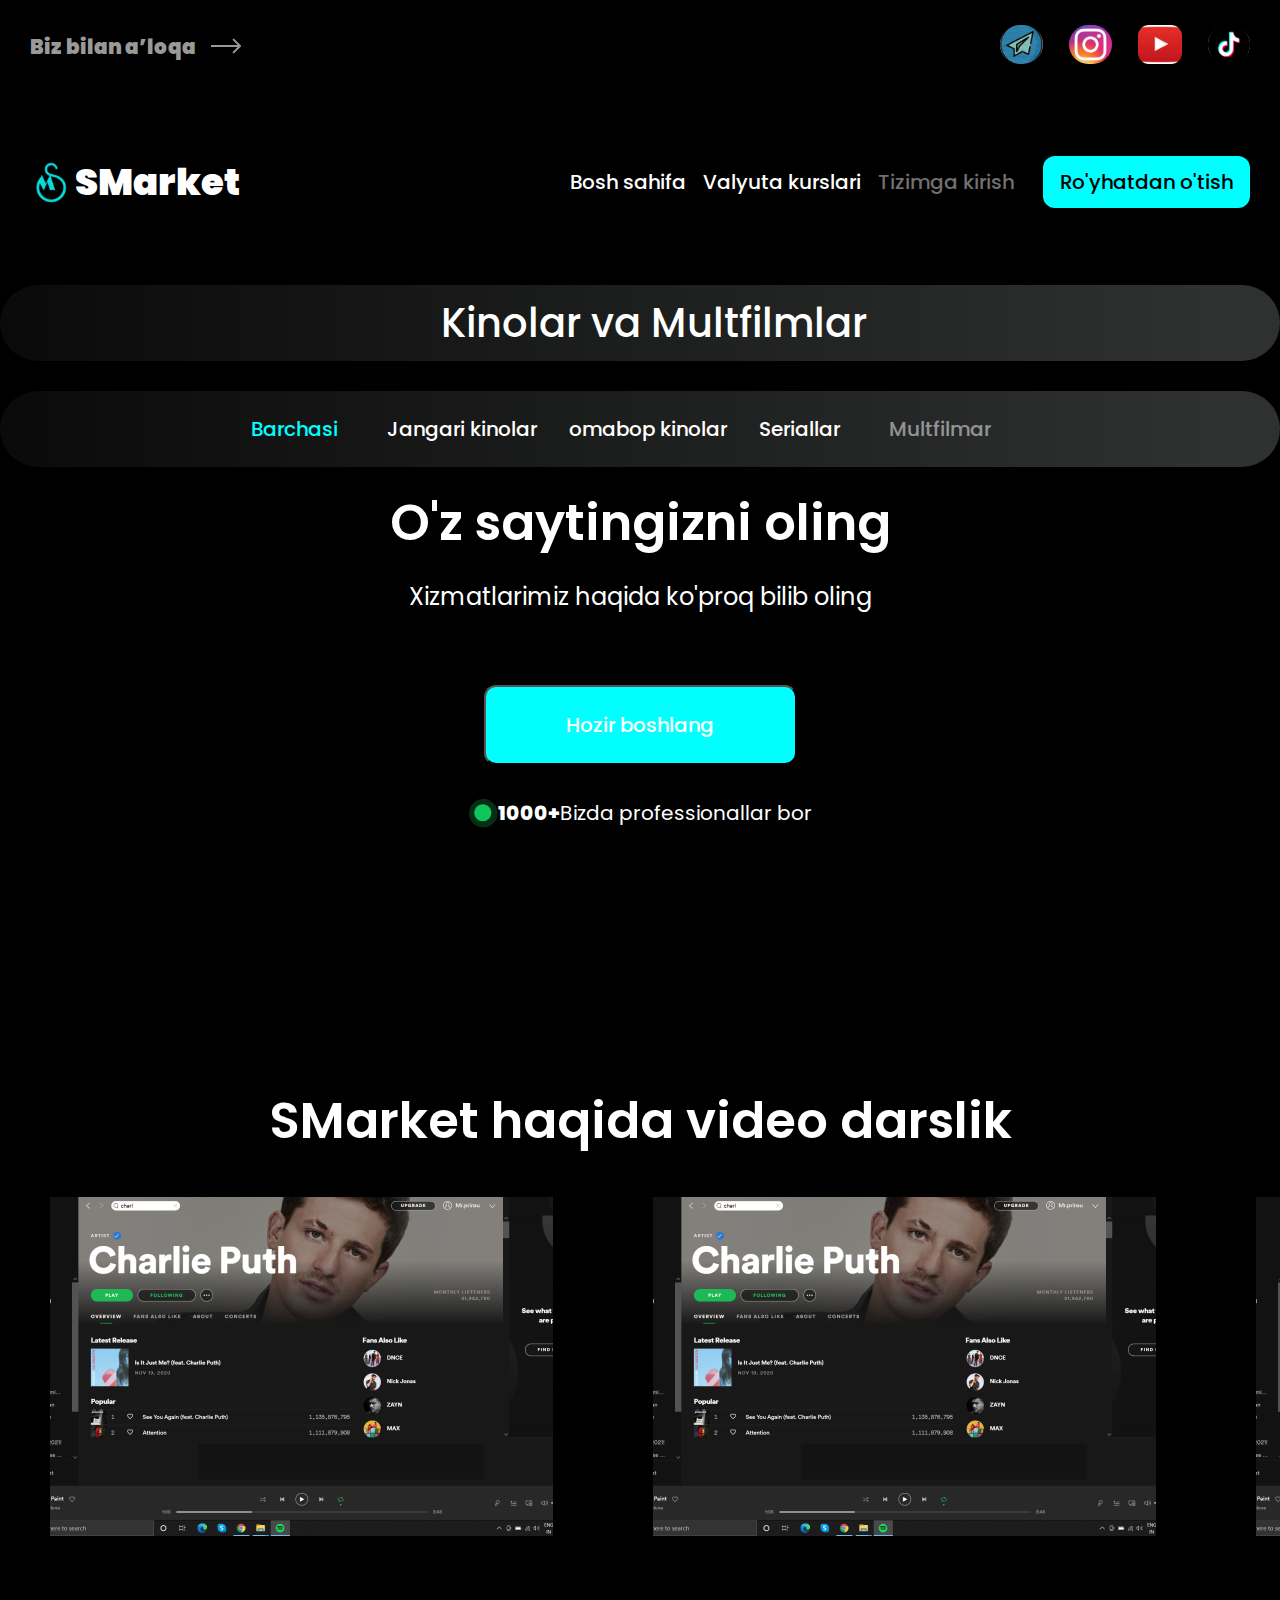
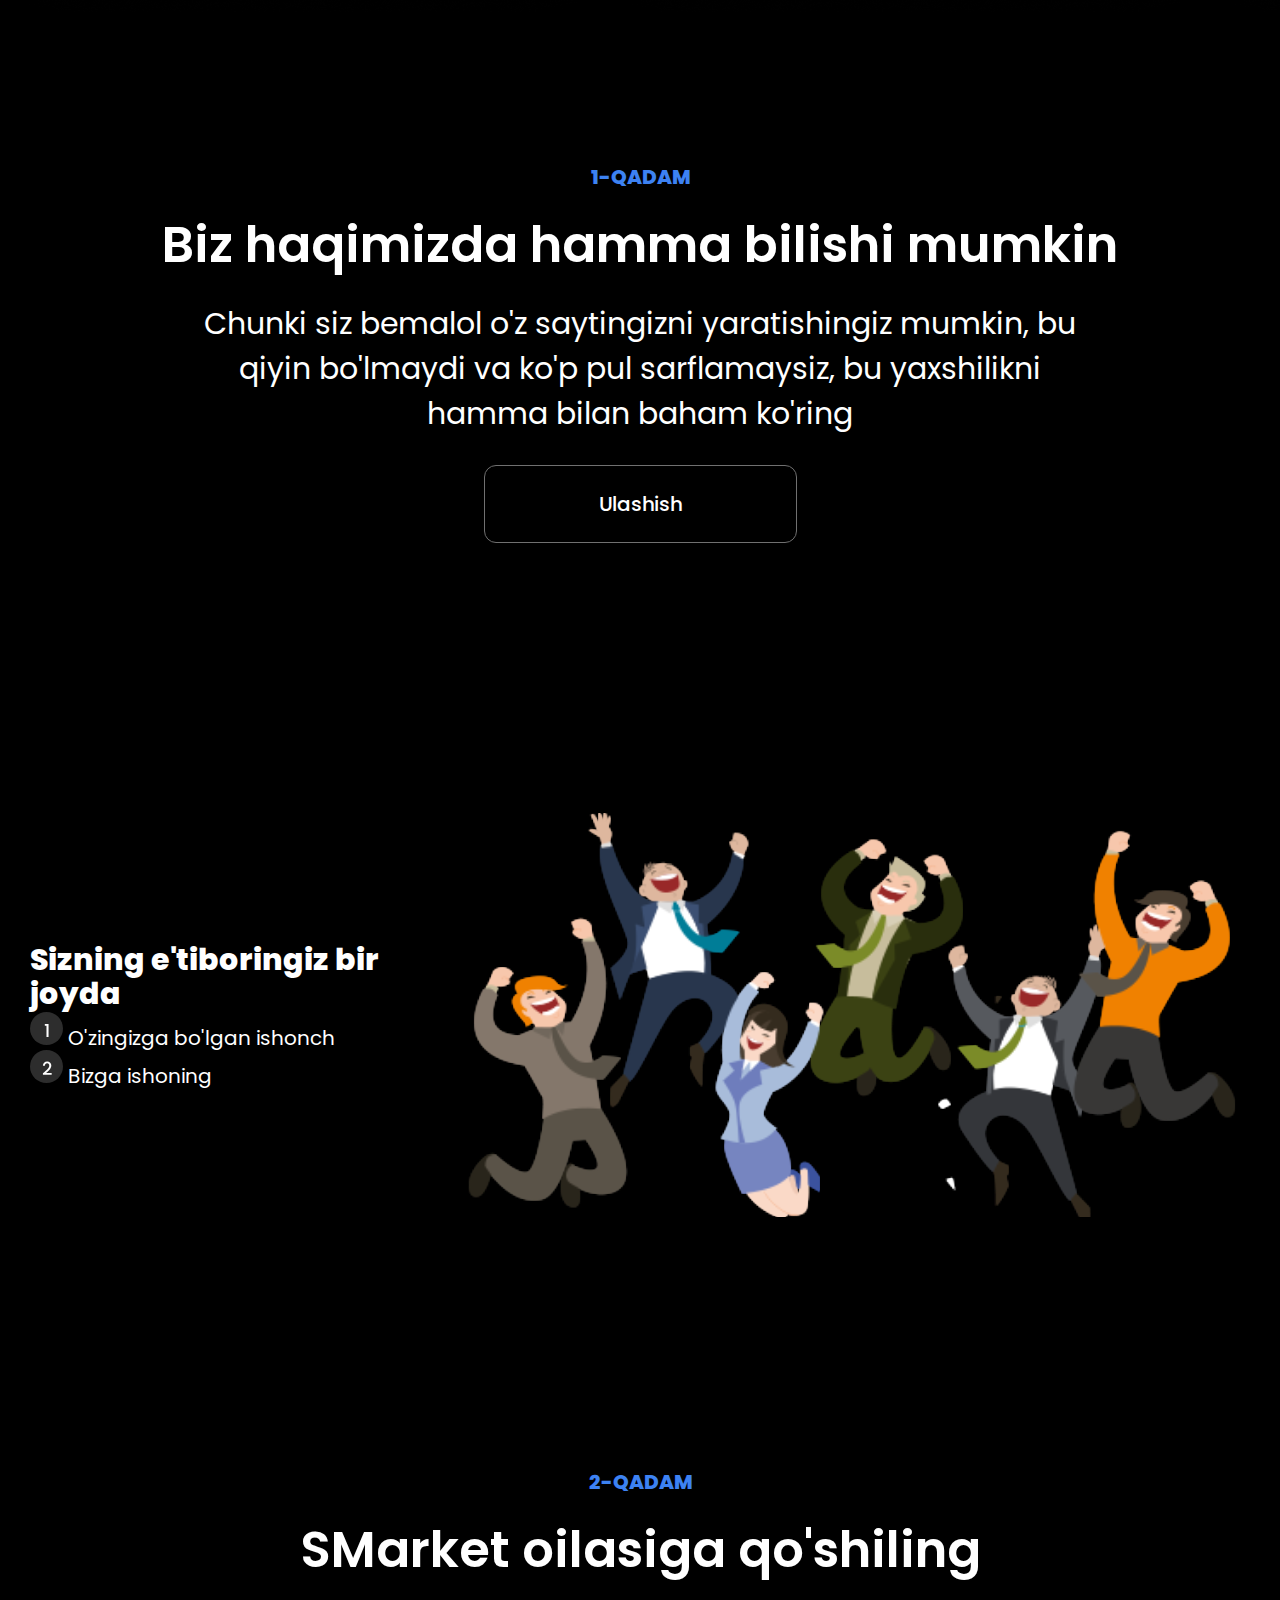
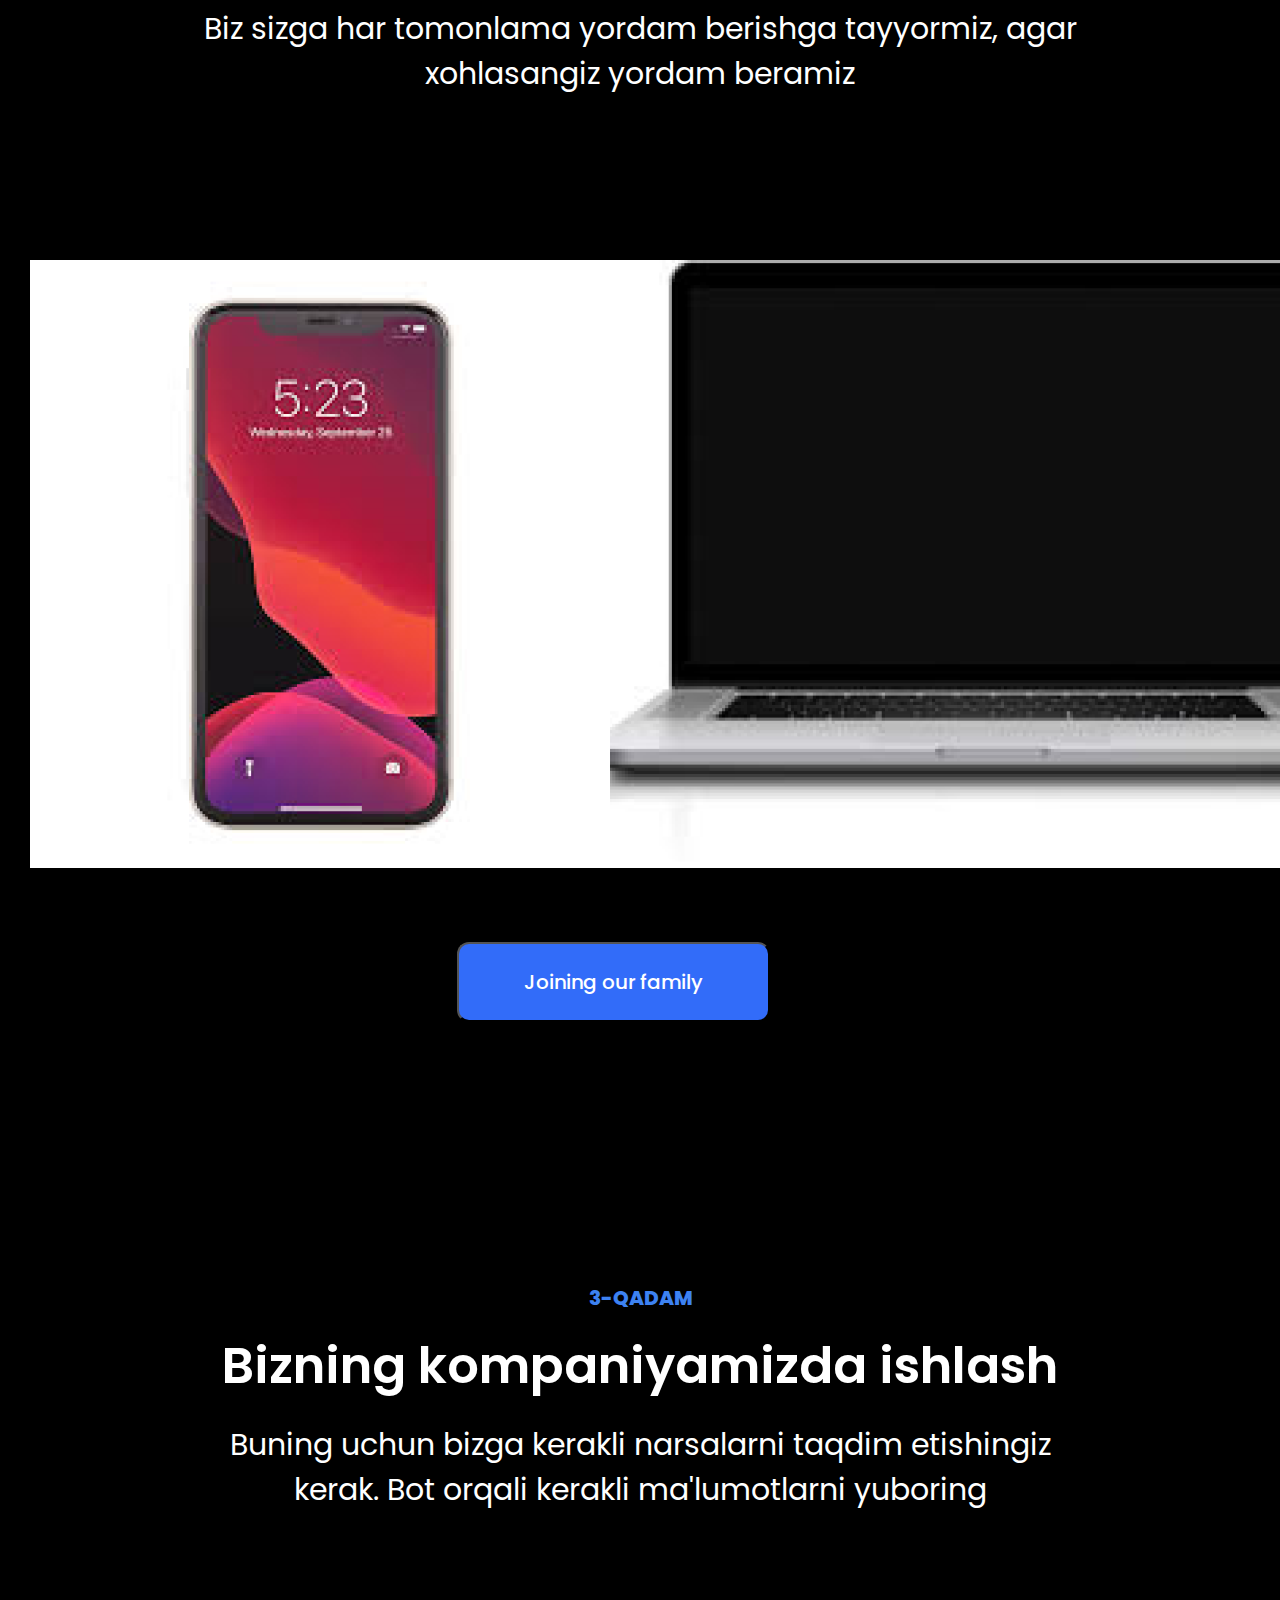
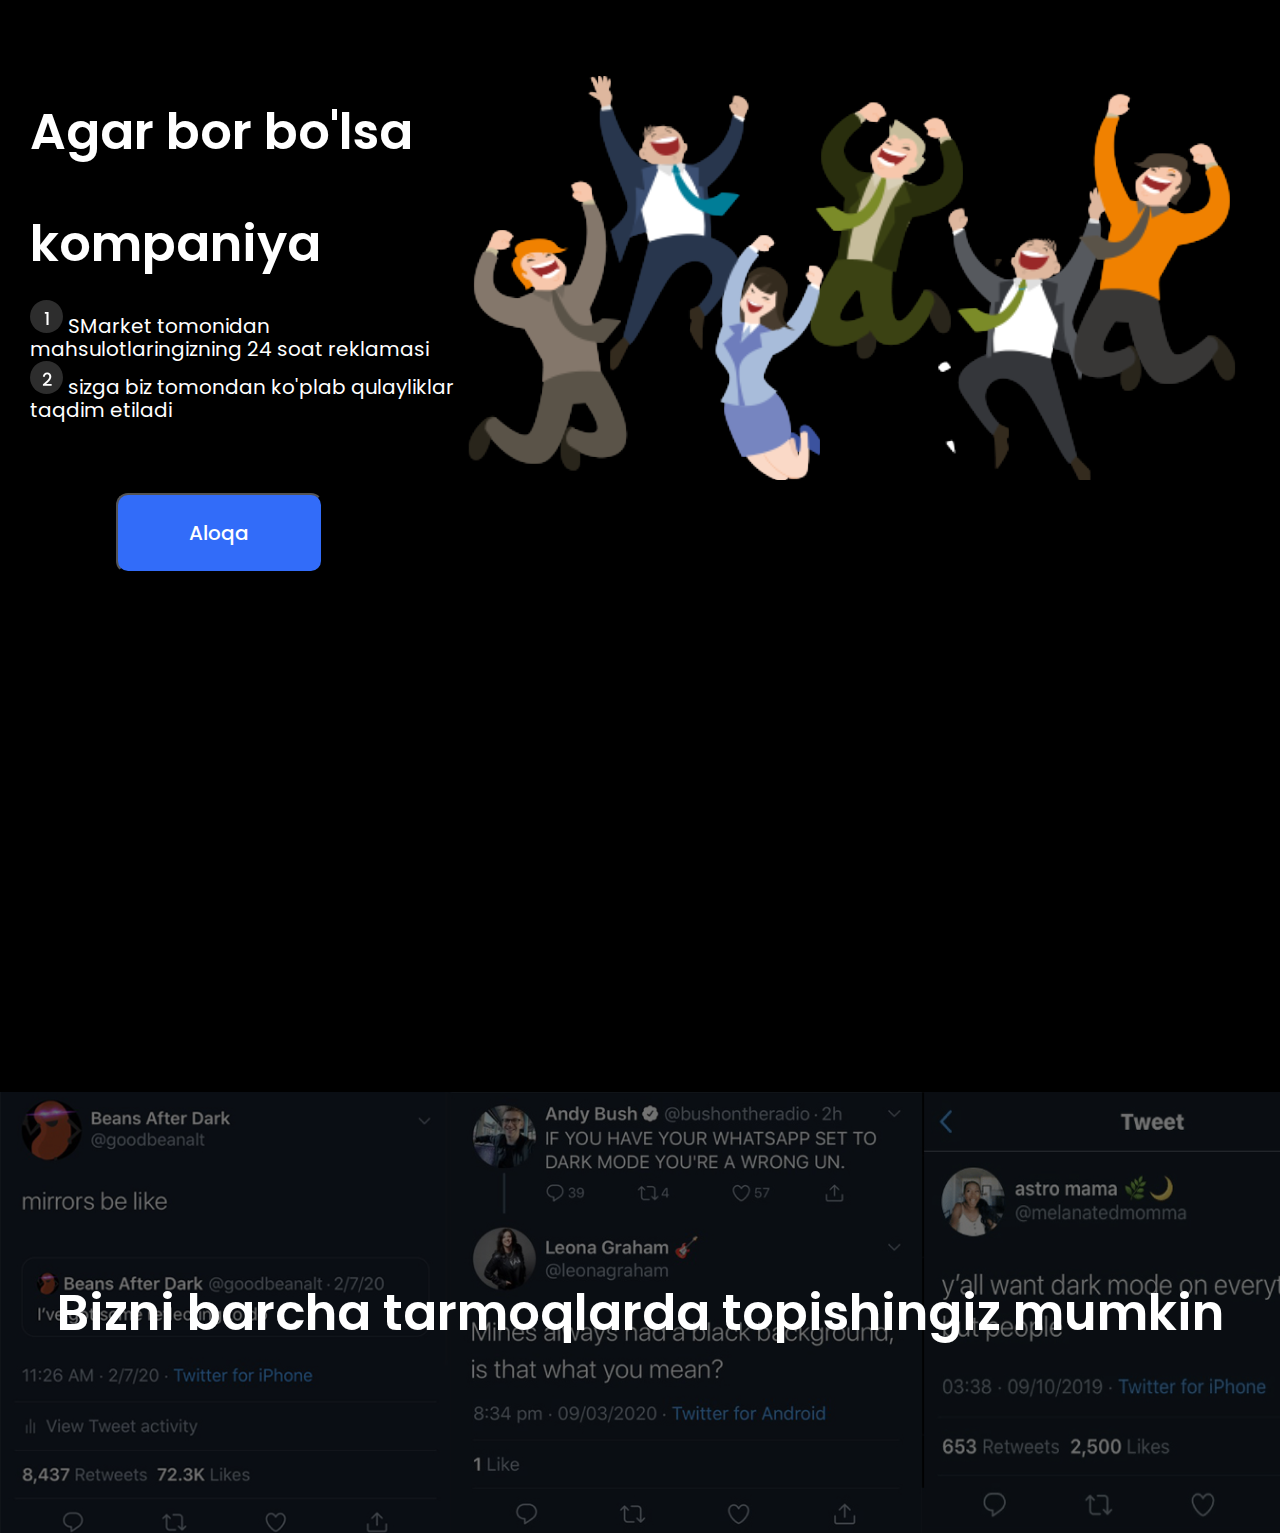
<file: index.html>
<!DOCTYPE html>
<html lang="uz">
  <head>
    <meta charset="UTF-8" />
    <meta http-equiv="X-UA-Compatible" content="IE=edge" />
    <meta name="viewport" content="width=device-width, initial-scale=1.0" />
    <title>SMarket.uz / Asosiy</title>
    <!-- Normolize css -->
    <link rel="stylesheet" href="css/normolize.css" />
    <!-- Shared css -->
    <link rel="stylesheet" href="css/shared.css" />
    
    <!-- Main css -->
    <link rel="stylesheet" href="css/main.css" />

    <!-- Media css -->
    <link rel="stylesheet" href="css/media.css" />
  </head>
  <body>
    <!-- ===== START SITE HEADER ===== -->
    <div class="container">
      <div class="top">
        <a href="#">
          <span>Biz bilan a’loqa</span>
          <img src="images/Arrow-to-right.svg">
        </a>
        <div class="top-socials">
          <a href="https://www.t.me/kurbonov_0819">
            <img src="images/telegram.svg" alt="Telegram icon">
          </a>
          <a href="#">
            <img src="images/instagram.svg" alt="Instagram icon">
          </a>
          <a href="#">
            <img src="images/youtube.svg" alt="Youtube icon">
          </a>
          <a href="#">
            <img src="images/tik-tok.svg" alt="Tik Tok icon">
          </a>
        </div>
      </div>
      <header id="site-header" class="site-header">
        <div class="site-logo">
          <a href="index.html">
            <img src="images/logo-img.svg" alt="Logotip"/>
          <span>SMarket</span>
          </a>
        </div>
        <nav class="nav">
            <ul class="list">
                <li class="item">
                    <a href="index.html" class="link">Bosh sahifa</a>
                </li>
                <li class="item">
                    <a href="treaty/index.html" class="link">Biz haqimizda</a>
                </li>
                <li class="item">
                    <a href="#" class="link">Hizmatlar</a>
                </li>
                <li class="item">
                    <a href="#" class="link">Do’kon</a>
                </li>

                <li class="item">
                    <a href="#" class="link">Namoz vaqtlari</a>
                </li>
                <li class="item">
                    <a href="#" class="link">Ob-havo</a>
                </li>
                <li class="item">
                    <a href="#" class="link">Valyuta kurslari</a>
                </li>
            </ul>
          <div class="lang-section">
            <img src="images/uz.svg" alt="O'zbekiston bayrog'i" />
            <img src="images/arrow.svg" alt="Arrow" />
          </div>
          <div class="login">
            <a href="stystem/index.html">Tizimga kirish</a>
            <a href="login/index.html">Ro'yhatdan o'tish</a>
          </div>
        </nav>
      </header>
    </div>
     <!-- FILMS NAVBAR SECTION -->
     <div class="films-nav">
      <h2 class="film-title">Kinolar va Multfilmlar</h2>
      <div class="bars">
        <div class="bar"></div>
        <div class="bar"></div>
        <div class="bar"></div>
      </div>
      <ul class="film-list">
        <li class="film-item">
          <a href="#" class="film-link actvie">Barchasi</a>
        </li>
        <li class="film-item">
          <a href="#" class="film-link">Jangari kinolar</a>
        </li>
        <li class="film-item">
          <a href="#" class="film-link">omabop kinolar</a>
        </li>
        <li class="film-item">
          <a href="#" class="film-link">Seriallar</a>
        </li>
        <li class="film-item">
          <a href="#" class="film-link">Multfilmar</a>
        </li>
      </ul>
    </div>
    <!-- ===== END SITE HEADER ===== -->
    <h1 class="title">O'z saytingizni oling</h1>
    <h2 class="subtitle">Xizmatlarimiz haqida ko'proq bilib oling</h2>
    <button class="button">Hozir boshlang</button>
    <div class="info">
      <img src="images/circle.svg">
      <b>1000+</b>
      <p>Bizda professionallar bor</p>
    </div>
    <h1 class="title">SMarket haqida video darslik</h1>
    <div class="videos-section">
      <div class="video-container">
        <img src="images/Image-4.png" alt="Image 1"
        srcset="images/Image-4.png, images/Image-4@2x.png">
      </div>
      <div class="video-container">
        <img src="images/Image-4.png" alt="Image 1"
        srcset="images/Image-4.png, images/Image-4@2x.png">
      </div>
      <div class="video-container">
        <img src="images/Image-4.png" alt="Image 1"
        srcset="images/Image-4.png, images/Image-4@2x.png">
      </div>
    </div>

   <div class="container">
     <!-- STEP 1 -->
     <h4 class="step-title">1-QADAM</h4>
     <h1 class="title">Biz haqimizda hamma bilishi mumkin</h1>
     <p class="our-text">Chunki siz bemalol o'z saytingizni yaratishingiz mumkin, bu qiyin bo'lmaydi va ko'p pul sarflamaysiz, bu yaxshilikni hamma bilan baham ko'ring</p>
     <button class="button our-btn">Ulashish</button>
 
     <!-- MIDDLE SECTION -->
     <div class="middle-container">
       <div class="middle-info">
         <h2 class="middle-cap">Sizning e'tiboringiz bir joyda</h2>
         <ul>
           <li>
             <img src="images/one-icon.svg" alt="">
             O'zingizga bo'lgan ishonch
           </li>
           <li>
             <img src="images/twoo-icon.svg" alt="">
             Bizga ishoning
           </li>
         </ul>
       </div>
       <img src="images/peoples.svg" alt="Peoples image">
     </div>
 
     <!-- STEP 2 -->
     <h4 class="step-title">2-QADAM</h4>
     <h1 class="title">SMarket oilasiga qo'shiling </h1>
     <p class="our-text step-2">Biz sizga har tomonlama yordam berishga tayyormiz, agar xohlasangiz yordam beramiz</p>
 
     <div class="device-container">
       <img src="images/phone-image.png"
       srcset="images/phone-image.png, images/phone-image@2x.png"
       alt="Phone">
       <img src="images/desktop-image.png"
       srcset="images/desktop-image.png, images/desktop-image@2x.png"
       alt="Desktop">
     </div>
     <button class="button device-btn">Joining our family</button>

     <!-- STEP 3 -->
     <h4 class="step-title">3-QADAM</h4>
     <h1 class="title">Bizning kompaniyamizda ishlash</h1>
     <p class="our-text step-2">Buning uchun bizga kerakli narsalarni taqdim etishingiz kerak.
      Bot orqali kerakli ma'lumotlarni yuboring                     </p>

      <!-- MIDDLE SECTION -->
     <div class="middle-container middle-2">
      <div class="middle-info">
        <h2 class="middle-cap title">Agar bor bo'lsa kompaniya</h2>
        <ul class="middle-list">
          <li>
            <img src="images/one-icon.svg" alt="">
            SMarket tomonidan mahsulotlaringizning 24 soat reklamasi
          </li>
          <li class="middle-item">
            <img src="images/twoo-icon.svg" alt="">
            sizga biz tomondan ko'plab qulayliklar taqdim etiladi
          </li>
            <button class="button device-btn">Aloqa</button>
        </ul>
      </div>
      <img src="images/peoples.svg" alt="Peoples image">
    </div>
  </div>
  <div class="social-bg">
    <h1 class="title">Bizni barcha tarmoqlarda topishingiz mumkin</h1>
  </div>
  </body>
</html>
</file>
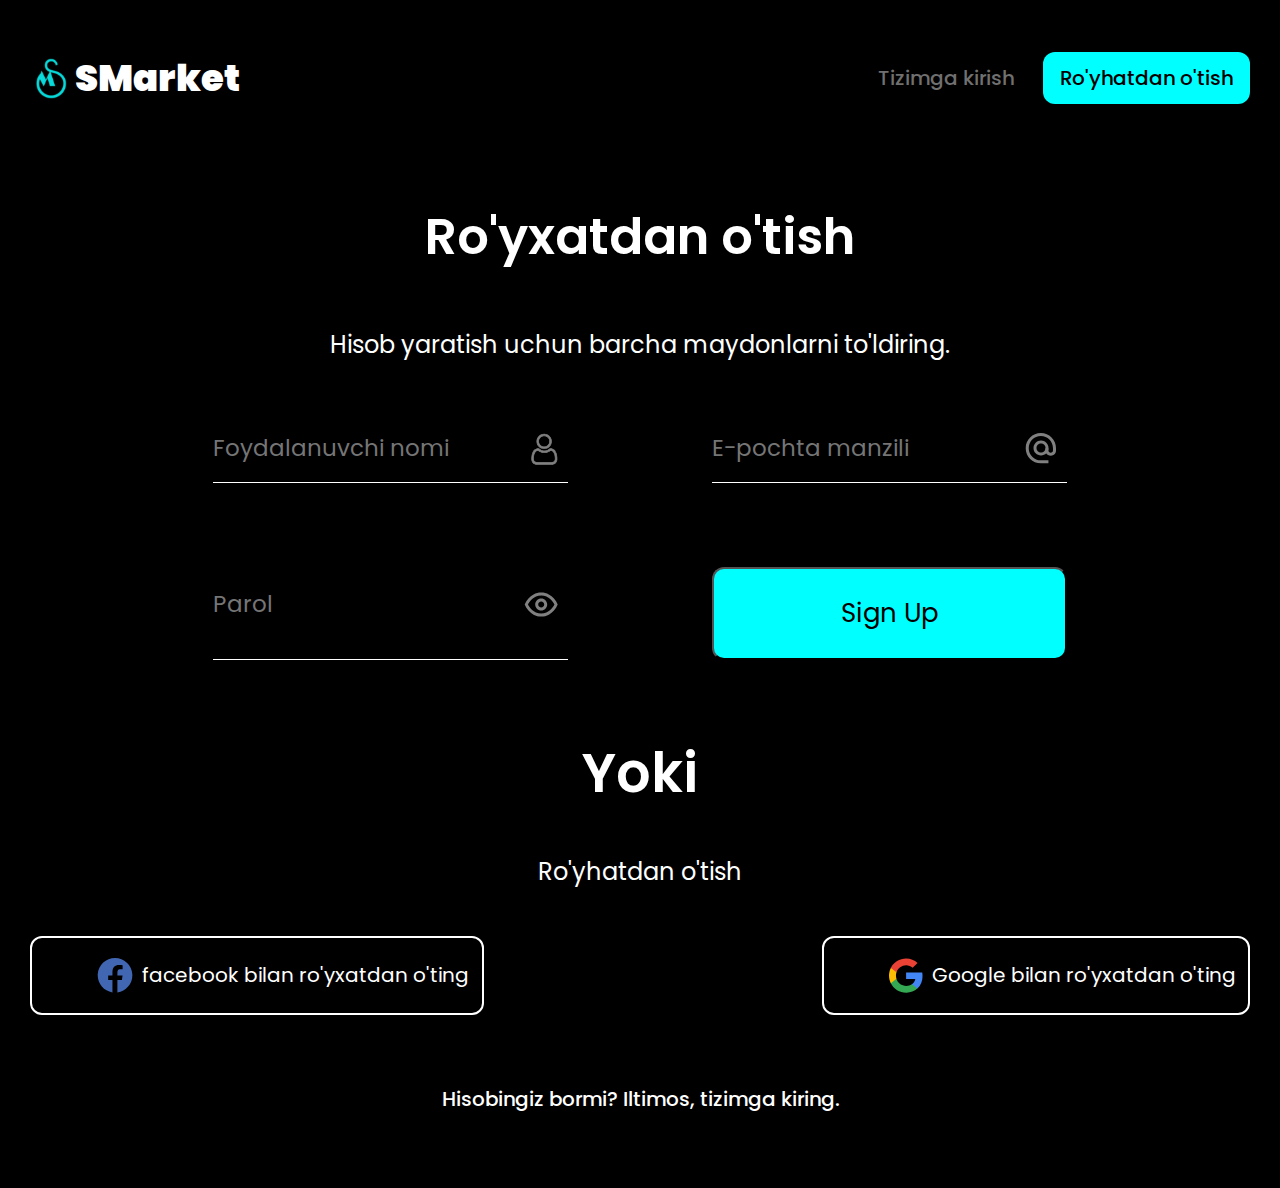
<file: login/index.html>
<!DOCTYPE html>
<html lang="uz">
<head>
    <meta charset="UTF-8">
    <meta http-equiv="X-UA-Compatible" content="IE=edge">
    <meta name="viewport" content="width=device-width, initial-scale=1.0">
    <title>SMarket.uz / LogIn</title>
    <!-- Normolize css -->
    <link rel="stylesheet" href="../css/normolize.css">
    <!-- Shared css -->
    <link rel="stylesheet" href="../css/shared.css">
    
    <!-- Main css -->
    <link rel="stylesheet" href="style.css">
    
    <!-- Media css -->
    <link rel="stylesheet" href="../css/media.css">
</head>
<body>
    <!-- ===== START SITE HEADER ===== -->
    <div class="container">
        <header id="site-header" class="site-header">
            <div class="site-logo">
                <a href="../index.html">
                    <img src="../images/logo-img.svg" alt="">
                <span>SMarket</span>
                </a>
            </div>
            <nav class="nav">
                <div class="lang-section">
                    <img src="../images/uz.svg" alt="O'zbekiston bayrog'i">
                    <img src="../images/arrow.svg" alt="Arrow">
                </div>
                <div class="login">
                    <a href="../stystem/index.html">Tizimga kirish</a>
                    <a href="index.html">Ro'yhatdan o'tish</a>
                </div>
            </nav>
        </header>
        <h1 class="title">Ro'yxatdan o'tish</h1>
        <h3 class="subtitle">Hisob yaratish uchun barcha maydonlarni to'ldiring.</h3>
        <!-- ===== END SITE HEADER ===== -->

        <!-- ===== START FORM SECTION ===== -->
        <form action="https://www.htmlacademy.com" id="form" class="form-container">
            <label for="name">
                <input id="name" class="name-input" type="text" placeholder="Foydalanuvchi nomi" required>
                <img src="../images/user.svg" alt="email-icon">
            </label>
            <label for="email">
                <input id="email" class="email-input" type="email" placeholder="E-pochta manzili" required>
                <img src="../images/email.svg" alt="email-icon">
            </label>
            <label for="password">
                <input id="password" class="password-input" type="password" placeholder="Parol" required>
                <img src="../images/eye.svg" alt="email-icon">
            </label>
            <button class="form-btn" type="submit">Sign Up</button>
        </form>
        <!-- ===== END FORM SECTION ===== -->

    <div class="other-text">
        <h1>Yoki</h1>
        <a href="index.html">Ro'yhatdan o'tish</a>
    </div>
            
    <!-- ===== START SOCIALS SECTION ===== -->
    <div class="socials">
        <a href="#">
            <img src="../images/facebook-icon.svg" alt="facebook-ikonkasi">
            <span>facebook bilan ro'yxatdan o'ting</span>
        </a>
        <a href="#">
            <img src="../images/google-icon.svg" alt="google-ikonkasi">
            <span>Google bilan ro'yxatdan o'ting</span>
        </a>
    </div>
    <!-- ===== END SOCIALS SECTION ===== -->
    <a class="link" href="../stystem/index.html">
        Hisobingiz bormi? Iltimos, tizimga kiring.              
    </a>
</div>
</body>
</html>
</file>
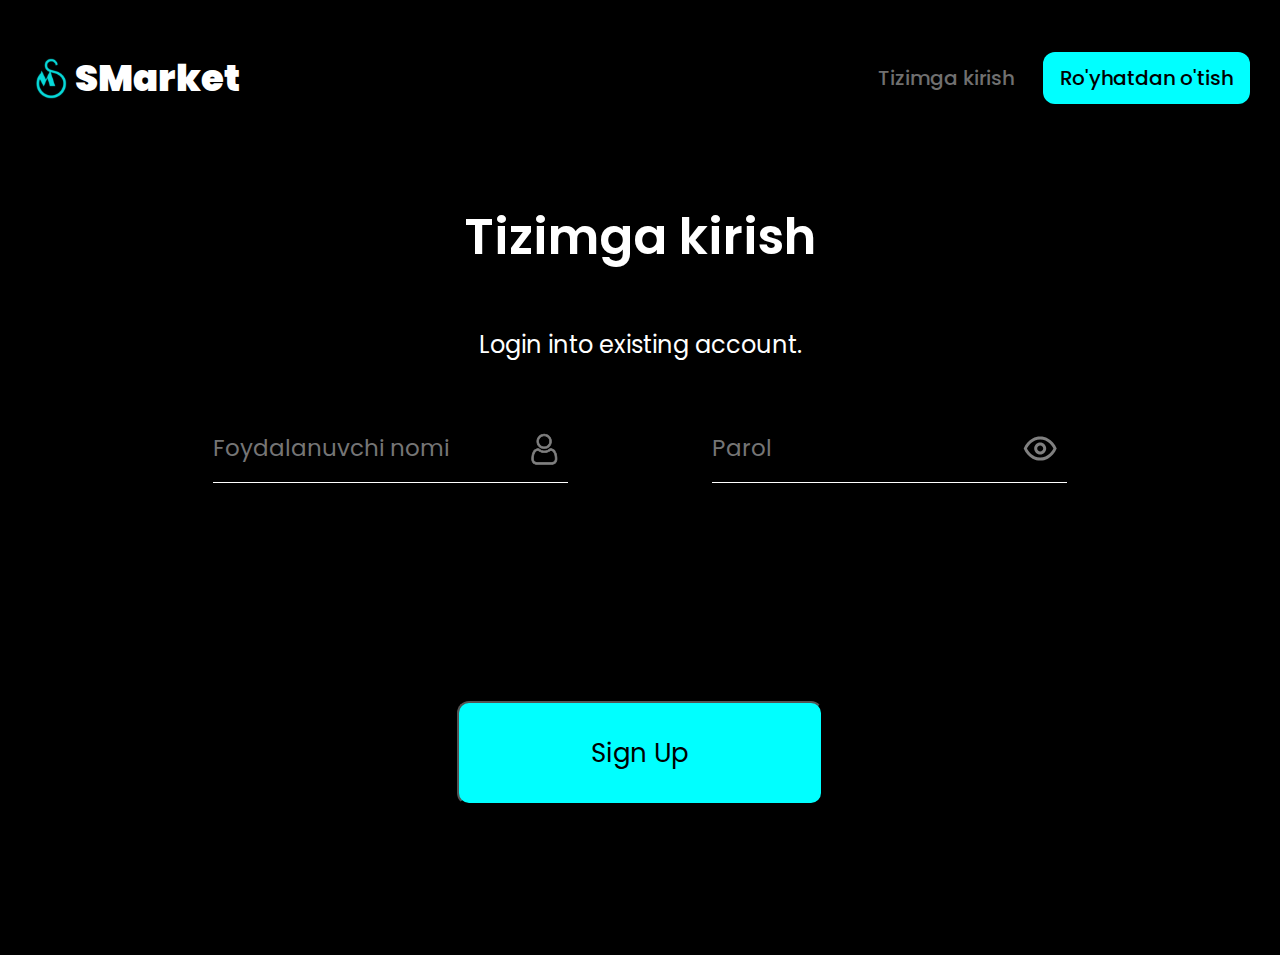
<file: stystem/index.html>
<!DOCTYPE html>
<html lang="en">
  <head>
    <meta charset="UTF-8" />
    <meta http-equiv="X-UA-Compatible" content="IE=edge" />
    <meta name="viewport" content="width=device-width, initial-scale=1.0" />
    <title>SMarket.uz / Tizim</title>
    <!-- Normolize css -->
    <link rel="stylesheet" href="../css/normolize.css" />
    <!-- Shared css -->
    <link rel="stylesheet" href="../css/shared.css" />
    
    <!-- Media css -->
    <link rel="stylesheet" href="../css/media.css" />

    <!-- Main css -->
    <link rel="stylesheet" href="style.css" />
  </head>
  <body>
    <!-- ===== START SITE HEADER ===== -->
    <div class="container">
      <header id="site-header" class="site-header">
        <div class="site-logo">
          <a href="../index.html">
            <img src="../images/logo-img.svg" alt="" />
          <span>SMarket</span>
          </a>
        </div>
        <nav class="nav">
          <div class="lang-section">
            <img src="../images/uz.svg" alt="O'zbekiston bayrog'i" />
            <img src="../images/arrow.svg" alt="Arrow" />
          </div>
          <div class="login">
            <a href="index.html">Tizimga kirish</a>
            <a href="../login/index.html">Ro'yhatdan o'tish</a>
          </div>
        </nav>
      </header>

      <h1 class="title">Tizimga kirish</h1>
      <h3 class="subtitle">Login into existing account.</h3>

      <form action="https://www.htmlacademy.com" id="form" class="form-container">
        <label for="name">
            <input id="name" class="name-input" type="text" placeholder="Foydalanuvchi nomi" required>
            <img src="../images/user.svg" alt="">
        </label>

            <label for="password">
            <input id="password" class="password-input" type="password" placeholder="Parol" required>
            <img src="../images/eye.svg" alt="">
        </label>
      </form>
     <div class="btn-container">
      <button class="form-btn" type="submit">Sign Up</button>
     </div>
    </div>
  </body>
</html>
</file>
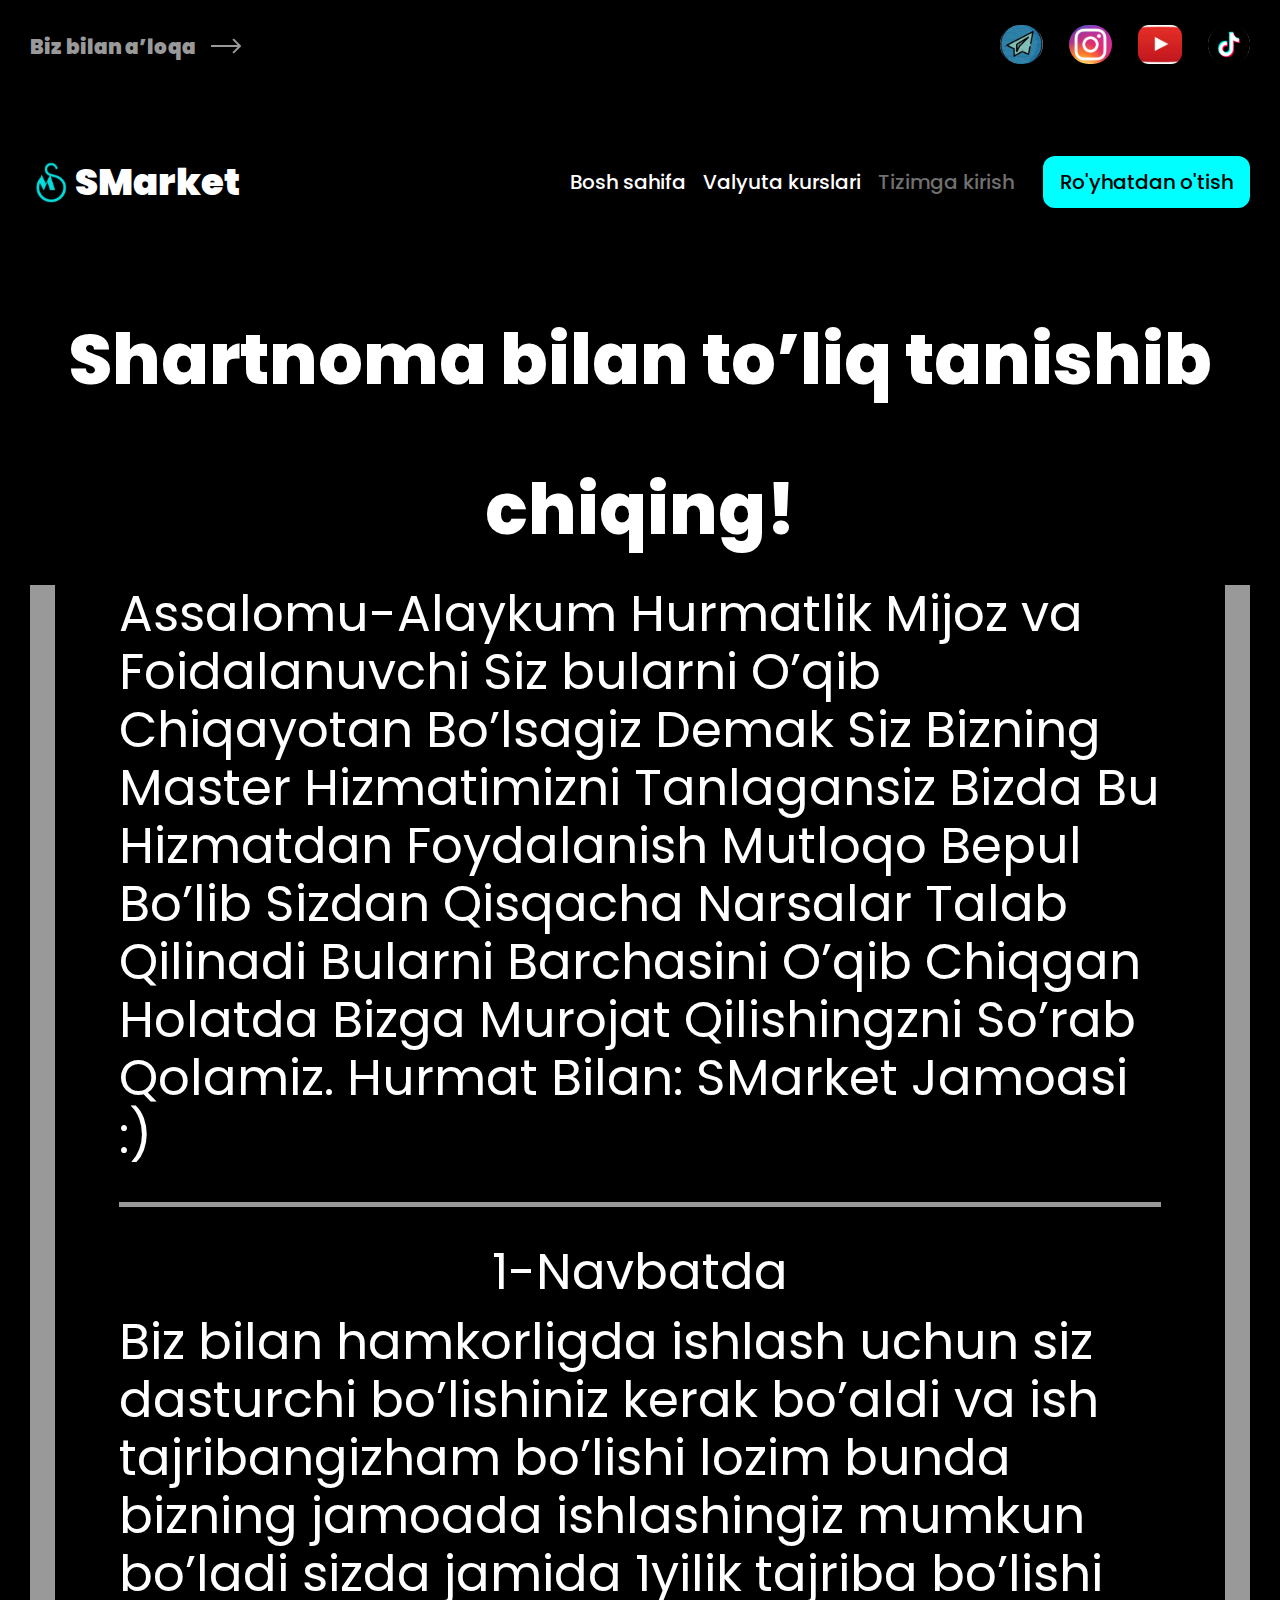
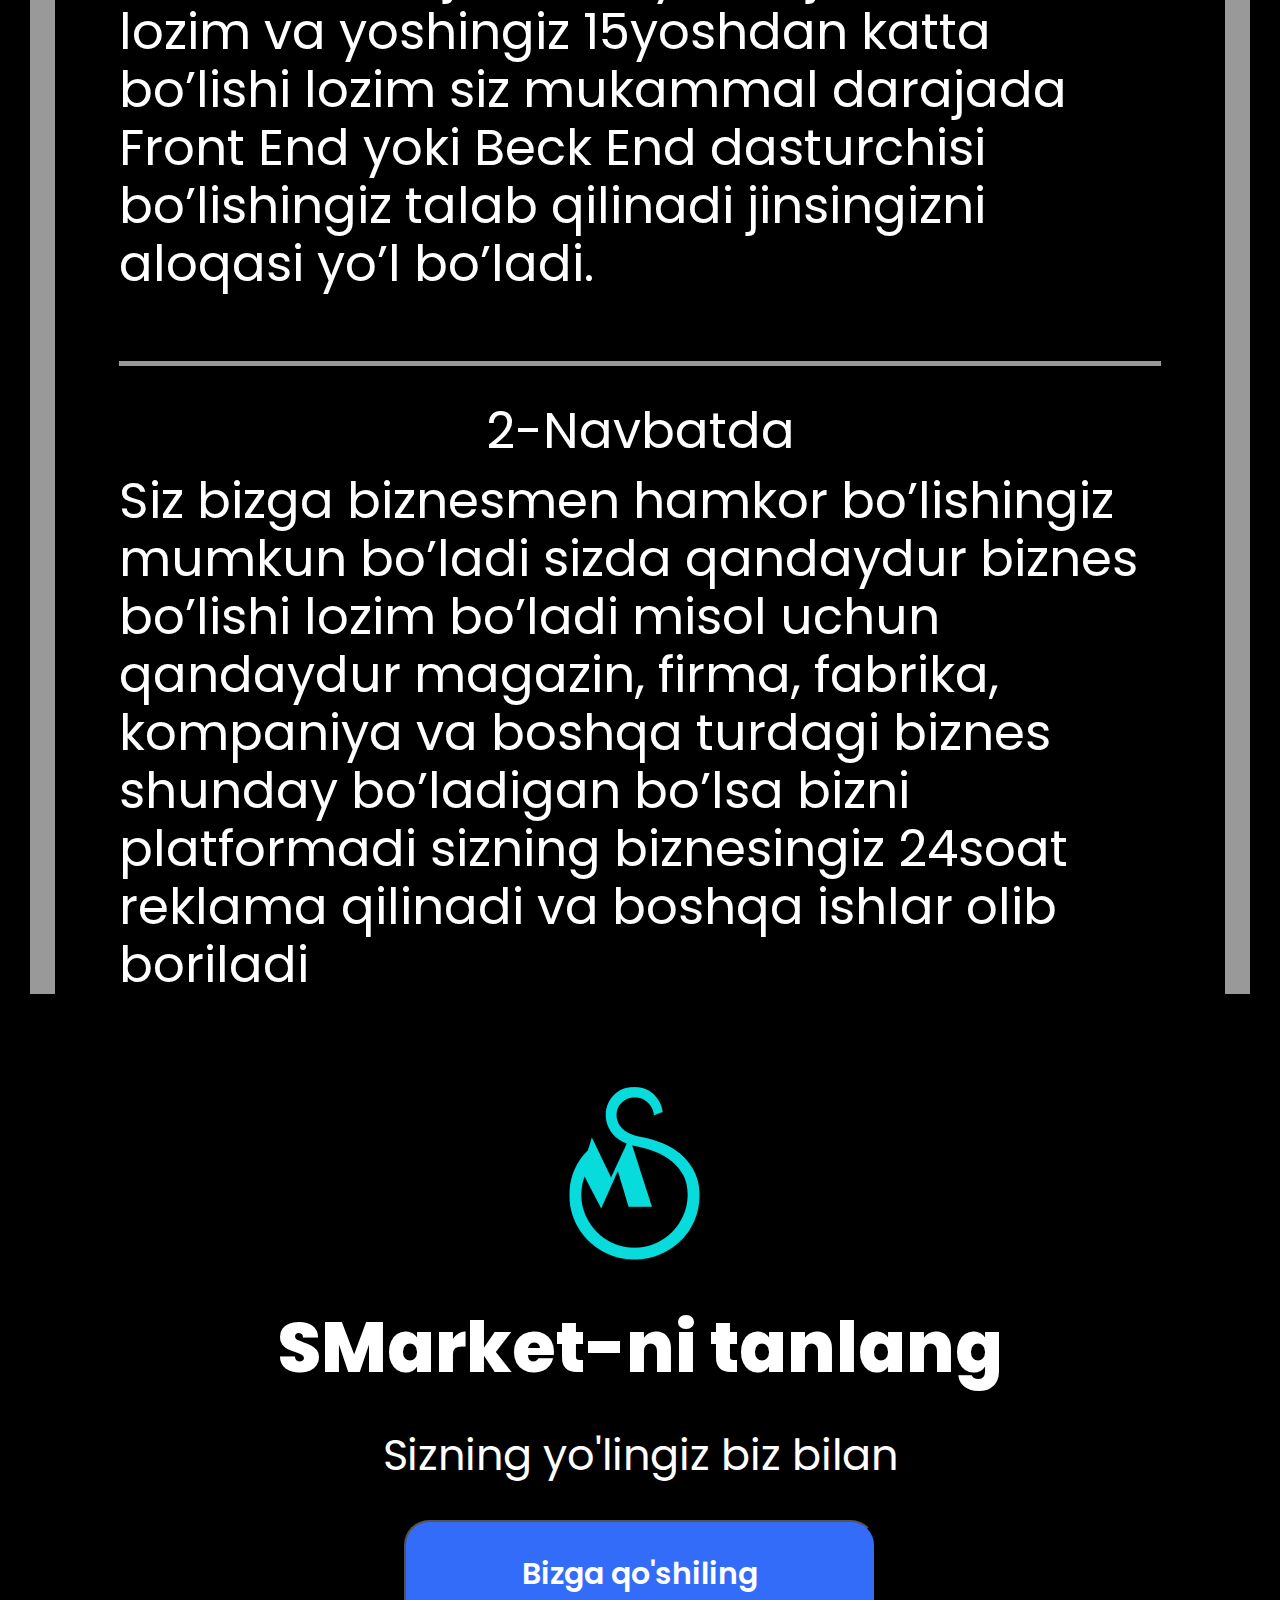
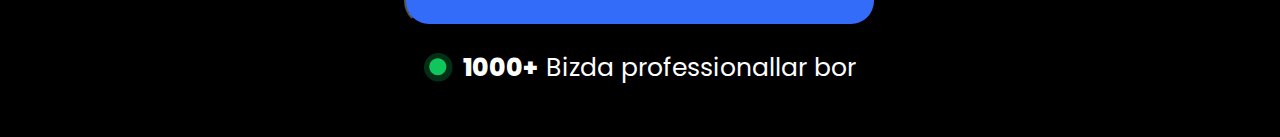
<file: treaty/index.html>
<!DOCTYPE html>
<html lang="uz">
  <head>
    <meta charset="UTF-8" />
    <meta http-equiv="X-UA-Compatible" content="IE=edge" />
    <meta name="viewport" content="width=device-width, initial-scale=1.0" />
    <title>SMarket.uz / Salomlashish</title>
    <!-- Normolize css -->
    <link rel="stylesheet" href="../css/normolize.css" />
    <!-- Shared css -->
    <link rel="stylesheet" href="../css/shared.css" />
    
    <!-- Media css -->
    <link rel="stylesheet" href="../css/media.css" />

    <!-- Main css -->
    <link rel="stylesheet" href="style.css" />
  </head>
  <body>
    <!-- ===== START SITE HEADER ===== -->
    <div class="container">
      <div class="top">
        <a href="#">
          <span>Biz bilan a’loqa</span>
          <img src="../images/Arrow-to-right.svg">
        </a>
        <div class="top-socials">
          <a href="https://www.t.me/kurbonov_0819">
            <img src="../images/telegram.svg" alt="Telegram icon">
          </a>
          <a href="#">
            <img src="../images/instagram.svg" alt="Instagram icon">
          </a>
          <a href="#">
            <img src="../images/youtube.svg" alt="Youtube icon">
          </a>
          <a href="#">
            <img src="../images/tik-tok.svg" alt="Tik Tok icon">
          </a>
        </div>
      </div>
      <header id="site-header" class="site-header">
        <div class="site-logo">
          <a href="../index.html">
            <img src="../images/logo-img.svg" alt="Logotip"/>
          <span>SMarket</span>
          </a>
        </div>
        <nav class="nav">
            <ul class="list">
                <li class="item">
                    <a href="../index.html" class="link">Bosh sahifa</a>
                </li>
                <li class="item">
                    <a href="#" class="link">Biz haqimizda</a>
                </li>
                <li class="item">
                    <a href="#" class="link">Hizmatlar</a>
                </li>
                <li class="item">
                    <a href="#" class="link">Do’kon</a>
                </li>

                <li class="item">
                    <a href="#" class="link">Namoz vaqtlari</a>
                </li>
                <li class="item">
                    <a href="#" class="link">Ob-havo</a>
                </li>
                <li class="item">
                    <a href="#" class="link">Valyuta kurslari</a>
                </li>
            </ul>
          <div class="lang-section">
            <img src="../images/uz.svg" alt="O'zbekiston bayrog'i" />
            <img src="../images/arrow.svg" alt="Arrow" />
          </div>
          <div class="login">
            <a href="../stystem/index.html">Tizimga kirish</a>
            <a href="../login/index.html">Ro'yhatdan o'tish</a>
          </div>
        </nav>
      </header>
      <h1 class="title">Shartnoma bilan to’liq tanishib chiqing!</h1>
      <div class="text-container">
        <p class="treaty-text">Assalomu-Alaykum Hurmatlik Mijoz va Foidalanuvchi Siz bularni O’qib Chiqayotan Bo’lsagiz Demak Siz Bizning Master Hizmatimizni Tanlagansiz Bizda Bu Hizmatdan Foydalanish Mutloqo Bepul Bo’lib Sizdan Qisqacha Narsalar Talab Qilinadi Bularni Barchasini O’qib Chiqgan Holatda Bizga Murojat Qilishingzni So’rab Qolamiz.
            Hurmat Bilan: SMarket Jamoasi :)</p>
            <h3 class="treaty-title">1-Navbatda</h3>
        <p class="treaty-text">Biz bilan hamkorligda ishlash uchun siz dasturchi bo’lishiniz kerak bo’aldi va ish tajribangizham bo’lishi lozim bunda bizning jamoada ishlashingiz mumkun bo’ladi sizda jamida 1yilik tajriba bo’lishi lozim va yoshingiz 15yoshdan katta bo’lishi lozim siz mukammal darajada Front End yoki Beck End dasturchisi bo’lishingiz talab qilinadi jinsingizni aloqasi yo’l bo’ladi.</p>
        <h3 class="treaty-title">2-Navbatda</h3>
        <p class="treaty-text">Siz bizga biznesmen hamkor bo’lishingiz mumkun bo’ladi sizda qandaydur biznes bo’lishi lozim bo’ladi misol uchun qandaydur magazin, firma, fabrika, kompaniya va boshqa turdagi biznes shunday bo’ladigan bo’lsa bizni platformadi sizning biznesingiz 24soat reklama qilinadi va boshqa ishlar olib boriladi</p>
      </div>
      <div class="image-container">
        <img width="200" height="200" class="logo-image" src="../images/logo-image.png" alt="Logotip">
      </div>
      <h1 class="title">SMarket-ni tanlang</h1>
      <h3 class="subtitle">Sizning yo'lingiz biz bilan</h3>
      <button class="add-btn">Bizga qo'shiling</button>
      <div class="info">
        <img src="../images/circle.svg">
        <b>1000+</b>
        <p>Bizda professionallar bor</p>
      </div>
    </div>
    <!-- ===== END SITE HEADER ===== -->
  </body>
</html>
</file>
<file: css/shared.css>
@font-face {
    font-family: 'Poppins';
    src: url('../fonts/Poppins-BlackItalic.woff2') format('woff2'),
        url('../fonts/Poppins-BlackItalic.woff') format('woff'),
        url('../fonts/Poppins-BlackItalic.ttf') format('truetype');
    font-weight: 900;
    font-style: italic;
    font-display: swap;
}

@font-face {
    font-family: 'Poppins';
    src: url('../fonts/Poppins-Bold.woff2') format('woff2'),
        url('../fonts/Poppins-Bold.woff') format('woff'),
        url('../fonts/Poppins-Bold.ttf') format('truetype');
    font-weight: bold;
    font-style: normal;
    font-display: swap;
}

@font-face {
    font-family: 'Poppins';
    src: url('../fonts/Poppins-Black.woff2') format('woff2'),
        url('../fonts/Poppins-Black.woff') format('woff'),
        url('../fonts/Poppins-Black.ttf') format('truetype');
    font-weight: 900;
    font-style: normal;
    font-display: swap;
}

@font-face {
    font-family: 'Poppins';
    src: url('../fonts/Poppins-ExtraLight.woff2') format('woff2'),
        url('../fonts/Poppins-ExtraLight.woff') format('woff'),
        url('../fonts/Poppins-ExtraLight.ttf') format('truetype');
    font-weight: 200;
    font-style: normal;
    font-display: swap;
}

@font-face {
    font-family: 'Poppins';
    src: url('../fonts/Poppins-ExtraBoldItalic.woff2') format('woff2'),
        url('../fonts/Poppins-ExtraBoldItalic.woff') format('woff'),
        url('../fonts/Poppins-ExtraBoldItalic.ttf') format('truetype');
    font-weight: bold;
    font-style: italic;
    font-display: swap;
}

@font-face {
    font-family: 'Poppins';
    src: url('../fonts/Poppins-Italic.woff2') format('woff2'),
        url('../fonts/Poppins-Italic.woff') format('woff'),
        url('../fonts/Poppins-Italic.ttf') format('truetype');
    font-weight: normal;
    font-style: italic;
    font-display: swap;
}

@font-face {
    font-family: 'Poppins';
    src: url('../fonts/Poppins-ExtraLightItalic.woff2') format('woff2'),
        url('../fonts/Poppins-ExtraLightItalic.woff') format('woff'),
        url('../fonts/Poppins-ExtraLightItalic.ttf') format('truetype');
    font-weight: 200;
    font-style: italic;
    font-display: swap;
}

@font-face {
    font-family: 'Poppins';
    src: url('../fonts/Poppins-Light.woff2') format('woff2'),
        url('../fonts/Poppins-Light.woff') format('woff'),
        url('../fonts/Poppins-Light.ttf') format('truetype');
    font-weight: 300;
    font-style: normal;
    font-display: swap;
}

@font-face {
    font-family: 'Poppins';
    src: url('../fonts/Poppins-ExtraBold.woff2') format('woff2'),
        url('../fonts/Poppins-ExtraBold.woff') format('woff'),
        url('../fonts/Poppins-ExtraBold.ttf') format('truetype');
    font-weight: bold;
    font-style: normal;
    font-display: swap;
}

@font-face {
    font-family: 'Poppins';
    src: url('../fonts/Poppins-BoldItalic.woff2') format('woff2'),
        url('../fonts/Poppins-BoldItalic.woff') format('woff'),
        url('../fonts/Poppins-BoldItalic.ttf') format('truetype');
    font-weight: bold;
    font-style: italic;
    font-display: swap;
}

@font-face {
    font-family: 'Poppins';
    src: url('../fonts/Poppins-MediumItalic.woff2') format('woff2'),
        url('../fonts/Poppins-MediumItalic.woff') format('woff'),
        url('../fonts/Poppins-MediumItalic.ttf') format('truetype');
    font-weight: 500;
    font-style: italic;
    font-display: swap;
}

@font-face {
    font-family: 'Poppins';
    src: url('../fonts/Poppins-Regular.woff2') format('woff2'),
        url('../fonts/Poppins-Regular.woff') format('woff'),
        url('../fonts/Poppins-Regular.ttf') format('truetype');
    font-weight: normal;
    font-style: normal;
    font-display: swap;
}

@font-face {
    font-family: 'Poppins';
    src: url('../fonts/Poppins-Medium.woff2') format('woff2'),
        url('../fonts/Poppins-Medium.woff') format('woff'),
        url('../fonts/Poppins-Medium.ttf') format('truetype');
    font-weight: 500;
    font-style: normal;
    font-display: swap;
}

@font-face {
    font-family: 'Poppins';
    src: url('../fonts/Poppins-Thin.woff2') format('woff2'),
        url('../fonts/Poppins-Thin.woff') format('woff'),
        url('../fonts/Poppins-Thin.ttf') format('truetype');
    font-weight: 100;
    font-style: normal;
    font-display: swap;
}

@font-face {
    font-family: 'Poppins';
    src: url('../fonts/Poppins-SemiBold.woff2') format('woff2'),
        url('../fonts/Poppins-SemiBold.woff') format('woff'),
        url('../fonts/Poppins-SemiBold.ttf') format('truetype');
    font-weight: 600;
    font-style: normal;
    font-display: swap;
}

@font-face {
    font-family: 'Poppins';
    src: url('../fonts/Poppins-SemiBoldItalic.woff2') format('woff2'),
        url('../fonts/Poppins-SemiBoldItalic.woff') format('woff'),
        url('../fonts/Poppins-SemiBoldItalic.ttf') format('truetype');
    font-weight: 600;
    font-style: italic;
    font-display: swap;
}

@font-face {
    font-family: 'Poppins';
    src: url('../fonts/Poppins-LightItalic.woff2') format('woff2'),
        url('../fonts/Poppins-LightItalic.woff') format('woff'),
        url('../fonts/Poppins-LightItalic.ttf') format('truetype');
    font-weight: 300;
    font-style: italic;
    font-display: swap;
}

@font-face {
    font-family: 'Poppins';
    src: url('../fonts/Poppins-ThinItalic.woff2') format('woff2'),
        url('../fonts/Poppins-ThinItalic.woff') format('woff'),
        url('../fonts/Poppins-ThinItalic.ttf') format('truetype');
    font-weight: 100;
    font-style: italic;
    font-display: swap;
}

/* ===== START GLOBAL STYLES ====== */
:root {
    --color-white: #fff;
    --color-black: #000;
    --color-gray: #707070;
    --color-skyblue: #00ffff;
}

* {
    box-sizing: border-box;
    color: var(--color-white);
    margin: 0;
    padding: 0;
    text-decoration: none;
    list-style: none;
}

*:focus {
    outline: none;
}

html {
    font-size: 20px;
}

body {
    background: var(--color-black);
    font-family: 'Poppins';
    height: 100vh;
}

.container {
    margin: 0 auto;
    padding-left: 1.5rem;
    padding-right: 1.5rem;
    max-width: 1760px;
    width: 100%;
}

.nav, .lang-section, .socials a, .site-logo a, .list {
    display: flex;
    align-items: center;
}

.site-logo {
    align-items: flex-start;
}

.site-header, .socials, .form-container label {
    display: flex;
    align-items: center;
    justify-content: space-between;
}

.button {
    background-color: var(--color-skyblue);
    border-radius: 12px;
    cursor: pointer;
    display: block;
    font-weight: 500;
    font-size: 20px;
    line-height: 30px;
    margin: auto;
    padding: 23px;
    max-width: 313px;
    width: 100%;
}

.bars {
    display: none;
    cursor: pointer;
}

.bar {
    background-color: var(--color-white);
    width: 50px;
    height: 10px;
    margin-bottom: 3px;
}
/* ===== END GLOBAL STYLES ====== */

/* ===== START SITE HEADER ====== */
.site-header {
    padding-top: 50px;
    margin-bottom: 75px;
}

.top {
    display: flex;
    justify-content: space-between;
    align-items: center;
    margin-bottom: 29px;
    padding-top: 19px;
}

.top span {
    color: #999999;
    font-weight: 800;
    font-size: 20px;
    line-height: 56px;
    margin-right: 10px;
}

.top-socials a:not(:last-child) {
    margin-right: 21px;
}
/* ===== END TOP SECTION ===== */

.item {
    margin-right: 17px;
}

.link {
    font-style: normal;
    font-weight: 500;
    font-size: 20px;
    line-height: 30px;
}

.site-header span {
    font-style: normal;
    font-weight: 800;
    font-size: 1.85rem;
    line-height: 2.8rem;
}

.lang-section {
    margin-right: 50.5px;
}

.login a:first-child {
    color: var(--color-gray);
    font-weight: 500;
    font-size: 1rem;
    line-height: 1.5rem;
    margin-right: 23.6px;
}

.login a:last-child {
    background-color: var(--color-skyblue);
    border-radius: 12px;
    color: var(--color-black);
    font-weight: 500;
    font-size: 1rem;
    line-height: 1.5rem;
    padding: 0.6rem 0.85rem;
}
/* ===== END SITE HEADER ====== */

.title, .subtitle {
    text-align: center;
}

.title {
    font-weight: 600;
    font-size: 3.75rem;
    line-height: 5.6rem;
}

.subtitle {
    font-size: 1.2rem;
    line-height: 1.8rem;
    margin-bottom: 70px;
    font-weight: 400;
}

.form-container {
    display: grid;
    grid-template-columns: 1fr 1fr;
    justify-items: center;
    gap: 84px 144px;
    margin-bottom: 68px;
    margin-left: auto;
    margin-right: auto;
    width: 70%;
}

.form-container label {
    border-bottom: 1px solid var(--color-white);
    display: flex;
    justify-content: space-between;
    padding: 0 10px 17px 0;
    width: 100%;
}

.form-container input {
    background: transparent;
    border: 0;
    font-size: 23px;
    width: inherit;
}

.form-btn {
    background-color: var(--color-skyblue);
    border-radius: 12px;
    color: var(--color-black);
    cursor: pointer;
    font-size: 1.3rem;
    line-height: 1.95rem;
    padding: 1.25rem 0;
    width: 100%;
}

.info {
    display: flex;
    align-items: center;
    justify-content: center;
    padding-bottom: 50px;
    text-align: center;
}
</file>
<file: css/main.css>
.films-nav, .film-list {
    display: flex;
    align-items: center;
}

.film-title, .film-list {
    background: linear-gradient(269.96deg, #2E312F 5.52%, rgba(83, 219, 238, 0) 124.53%);
}

.film-title {
    border-radius: 73px 0 0 73px;
    font-weight: 500;
    font-size: 2.5rem;
    line-height: 32px;
    margin-right: 17px;
    padding: 22px 0 22px 28px;
    width: 40vw;
}

.film-list {
    border-radius: 0 73px 73px 0;
    padding: 22px 0;
    padding-left: 10px;
    width: 100%;
}

.film-item {
    margin-right: 49px;
    font-weight: 500;
    font-size: 1.5rem;
    line-height: 32px;
}

.actvie {
    color: var(--color-skyblue);
}

.film-item:nth-child(2) {
    margin-right: 32px;
}

.film-item:nth-child(3) {
    margin-right: 32px;
}

.film-item:nth-child(5) {
    opacity: 0.5;
}

.title {
    margin: 0;
}

.button {
    margin-bottom: 34px;
}

.info {
    margin-bottom: 187px;
}

.videos-section {
    display: grid;
    grid-template-columns: repeat(3, 1fr);
    margin-bottom: 145px;
}

.step-title {
    color: #3D82F2;
    text-align: center;
}

.our-text {
    font-weight: 400;
    font-size: 30px;
    line-height: 45px;
    margin: auto;
    margin-bottom: 29px;
    text-align: center;
    max-width: 908px;
    width: 100%;
}

.our-btn {
    background-color: transparent;
    border: 1px solid #707070;
    margin-bottom: 270px;
}

.middle-container {
    display: grid;
    grid-template-columns: 1fr 1fr;
    align-items: center;
    margin-bottom: 254px;
}

.device-container {
    display: flex;
    justify-content: space-between;
    margin-bottom: 74px;
}

.step-2 {
    margin-bottom: 164px;
}

.device-btn {
    background-color: #326CF9;
    margin-left: 35%;
    margin-bottom: 265px;
}

.middle-item {
    margin-bottom: 71px;
}

.middle-info .title {
    text-align: left;
}

.middle-list .device-btn {
    font-weight: 500;
    font-size: 20px;
    line-height: 30px;
    margin-left: 20%;
    max-width: 207px;
    width: 100%;
}

.middle-2 {
    align-items: start;
}

.social-bg {
    background-image: url("../images/social-image.png");
    display: flex;
    justify-content: center;
    align-items: center;
    height: 441px;
}
</file>
<file: css/media.css>
/* ===== MEDIA FOR LARGE DEVICES ===== */
@media screen and (max-width: 1740px) {
    .list .item:nth-child(6) {
        display: none;
    }
}

@media screen and (max-width: 1640px) {
    .list .item:nth-child(5) {
        display: none;
    }
}

@media screen and (max-width: 1490px) {
    .list .item:nth-child(4) {
        display: none;
    }

    .title {
        font-size: 3rem; 
    }

    .film-title {
        font-size: 2rem;
    }

    .film-item {
        font-size: 1rem;
    }
}

@media screen and (max-width: 1400px) {
    .list .item:nth-child(3) {
        display: none;
    }

    .title {
        font-size: 2.5rem; 
    }
}

@media screen and (max-width: 1280px) {
    .list .item:nth-child(2), .lang-section {
        display: none;
    }

    .treaty-text {
        font-size: 2rem;
    }

    .films-nav {
        flex-direction: column;
    }

    .film-title, .film-list {
        border-radius: 73px !important;
        width: 100% !important;
    }

    .film-list {
        justify-content: center;
    }

    .film-title {
        margin-right: 0 !important;
        margin-bottom: 30px;
        text-align: center;
    }
}

@media screen and (max-width: 1100px) {
    .list .item:nth-child(1), .list .item:nth-child(7) {
        display: none;
    }

    .title {
        line-height: 3rem;
    }
}

/* ===== MEDIA FOR MIDDLE DESKTOPS AND TABLETS ===== */
@media screen and (max-width: 992px) {
    .lang-section {
        margin-right: 1rem;
    }

    .title {
        font-size: 2.7rem;
    }

    .subtitle {
        font-size: 0.9rem;
    }

    .form-btn {
        font-size: 1rem;
        padding: 0.8rem;
        width: 100%;
    }

    .socials {
        justify-content: space-around;
    }

    .socials a {
        padding: 0.9rem 1.2rem;
        font-size: 0.8rem;
        text-align: center;
    }

    .films-nav {
        background: linear-gradient(269.96deg, #2E312F 5.52%, rgba(83, 219, 238, 0) 124.53%);
        flex-direction: row;
        align-items: center;
        justify-content: space-evenly;
        padding-left: 30px;
        padding-right: 30px;
    }

    .film-title {
        width: 100%;
        margin: 0;
        text-align: left;
    }

    .film-list {
        display: none;
    }
    

    .bars {
        display: block;
    }
}

/* ===== MEDIA FOR TABLETS ===== */
@media screen and (max-width: 768px) {
    .site-header {
        padding-top: 20px;
        flex-direction: column;
    }

    .site-logo {
        margin-bottom: 20px;
    }
    
    .nav {
        display: flex;
        align-items: center;
        justify-content: space-between;
        width: 100%;
    }

    .subtitle {
        font-size: 1.2rem;
    }

    .list .item:nth-child(1) {
        display: block;
    }

    .form-container {
        column-gap: 50px;
        margin-bottom: 50px;
    }

    .socials {
        justify-content: space-between;
    }

    .socials a {
        width: 45%;
    }

    .film-title {
        font-size: 1.6rem;
    }
}


/* ===== MEDIA FOR MOBILE DEVISES ===== */
@media screen and (max-width: 576px) {
    .container {
        padding-left: 1rem;
        padding-right: 1rem;
    }

    .site-header {
        flex-direction: row;
        justify-content: space-between;
        align-items: center;
        padding-top: 50px;
        margin-bottom: 30px;
    }

    .site-logo {
        margin-bottom: 0;
    }

    .site-logo span {
        font-size: 1.5rem;
    }

    .list .item:nth-child(1), .top {
        display: none;
    }

    .title {
        font-size: 2.2rem;
    }

    .subtitle {
        font-size: 1rem;
    }

    .login a:first-child, .lang-section {
        display: none;
    }

    .nav {
        width: inherit;
    }

    .form-container {
        grid-template-columns: 1fr;
    }

    .socials {
        flex-direction: column;
    }

    .socials a {
        width: 100%;
        justify-content: center;
    }

    .socials a:first-child {
        margin-bottom: 15px;
    }

    /* Tearnery-section */
    .text-container {
        border-left: 15px solid #999;
        border-right: 15px solid #999;
        padding: 0 20px;
    }

    .treaty-title {
        font-size: 1.5rem;
    }

    .treaty-text {
        font-size: 1rem;
        line-height: 1.7rem;
    }
}

@media screen and (max-width: 490px) {
    .site-logo span {
        display: none;
    }

    .info {
        flex-direction: column;
    }

    .film-title {
        font-size: 1.5rem;
        text-align: center;
    }

    .bars {
        display: none;
    }
}

@media screen and (max-width: 410px) {
    .film-title {
        line-height: 50px;
    }
}
</file>
<file: login/style.css>
.other-text {
   text-align: center;
   margin-bottom: 46px;
}

.other-text h1 {
    font-weight: 600;
    font-size: 2.7rem;
    line-height: 4.5rem;
    user-select: none;
}

.other-text a {
    font-size: 24px;
    line-height: 36px;
}

/* ===== START SOCIALS SECTION ====== */
.socials {
    margin-bottom: 69px;
}

.socials a {
    border: 2px solid var(--color-white);
    border-radius: 12px;
    padding: 1rem 12.5px 1rem 65px;
}

.socials a img {
    margin-right: 9px;
}
/* ===== END SOCIALS SECTION ====== */

.link {
    display: block;
    text-align: center;
    padding-bottom: 74px;
}
</file>
<file: stystem/style.css>
.btn-container {
    display: flex;
    justify-content: center;
    align-items: center;
}

.form-btn {
    margin: 150px 0;
    width: 30%;
    line-height: 2.5rem;
}

@media screen and (max-width:992px) {
    .form-btn {
        font-size: 1.2rem;
        width: 70%;
    }
}

@media screen and (max-width:768px) {
    .form-btn {
        font-size: 1.8rem;
        width: 80%;
    }
}

@media screen and (max-width:576px) {
    .form-btn {
        font-size: 2rem;
        width: 100%;
    }
}
</file>
<file: treaty/style.css>
.text-container {
    border-left: 25px solid #999;
    border-right: 25px solid #999;
    padding: 0 64px;
    margin: 0 auto 78.5px auto;
    max-width: 1564px;
    width: 100%;
}

.treaty-text {
    font-weight: 400;
    font-size: 2.5rem;
    line-height: 58px;
}

.treaty-text:not(:last-child) {
    border-bottom: 5px solid #999999;
}

.treaty-text:nth-child(1) {
    margin-bottom: 36.5px;
    padding-bottom: 36.5px;
}

.treaty-text:nth-child(2) {
    margin-bottom: 36px;
    padding-bottom: 68px;
}

.treaty-text:nth-child(3) {
    margin-bottom: 36px;
    padding-bottom: 68px;
}

.treaty-title {
    font-weight: 400;
    font-size: 2.5rem;
    line-height: 58px;
    text-align: center;
    margin-bottom: 12px;
}

.logo-image {
    display: block;
    margin-left: auto;
    margin-right: auto;
}

.title {
    font-weight: 700;
    font-size: 3.5rem;
    line-height: 150px;
    margin: 0;
}

.subtitle {
    font-weight: 400;
    font-size: 43px;
    line-height: 64px;
    margin-bottom: 33.5px;
}

.add-btn {
    background-color: #326CF9;
    border-radius: 25px;
    cursor: pointer;
    display: block;
    font-weight: 600;
    font-size: 30px;
    line-height: 45px;
    margin: 0 auto 22.5px auto;
    padding: 28.5px 0;
    max-width: 472px;
    width: 100%;
}

.info b {
    font-weight: 700;
    font-size: 25px;
    line-height: 38px;
    margin-left: 9.58px;
    margin-right: 8.58px;
}

.info p {
    font-weight: 400;
    font-size: 25px;
    line-height: 38px;
}

.image-container {
    width: 200px;
    height: 200px;
    margin: 0 auto;
}

.logo-image {
    width: 100%;
    height: 100%;
}

@media screen and (max-width: 992px) {
    .title {
        font-size: 2rem;
    }

    .treaty-text {
        font-size: 1.8rem;
    }
}

@media screen and (max-width: 768px) {
    .title {
        font-size: 2rem;
    }

    .text-container {
        border-left: 20px solid #999;
        border-right: 20px solid #999;
        padding: 0 30px;
    }

    .treaty-title {
        font-size: 2.3rem;
    }

    .treaty-text {
        font-size: 1.6rem;
    }
}

@media screen and (max-width: 576px) {  
    .site-header {
        padding-top: 30px;
    }

    .title {
        font-size: 1.2rem;
        line-height: 1.7rem;
    }
}
</file>
<file: css/normolize.css>
/*! normalize.css v8.0.1 | MIT License | github.com/necolas/normalize.css */

/* Document
   ========================================================================== */

/**
 * 1. Correct the line height in all browsers.
 * 2. Prevent adjustments of font size after orientation changes in iOS.
 */

 html {
    line-height: 1.15; /* 1 */
    -webkit-text-size-adjust: 100%; /* 2 */
  }
  
  /* Sections
     ========================================================================== */
  
  /**
   * Remove the margin in all browsers.
   */
  
  body {
    margin: 0;
  }
  
  /**
   * Render the `main` element consistently in IE.
   */
  
  main {
    display: block;
  }
  
  /**
   * Correct the font size and margin on `h1` elements within `section` and
   * `article` contexts in Chrome, Firefox, and Safari.
   */
  
  h1 {
    font-size: 2em;
    margin: 0.67em 0;
  }
  
  /* Grouping content
     ========================================================================== */
  
  /**
   * 1. Add the correct box sizing in Firefox.
   * 2. Show the overflow in Edge and IE.
   */
  
  hr {
    box-sizing: content-box; /* 1 */
    height: 0; /* 1 */
    overflow: visible; /* 2 */
  }
  
  /**
   * 1. Correct the inheritance and scaling of font size in all browsers.
   * 2. Correct the odd `em` font sizing in all browsers.
   */
  
  pre {
    font-family: monospace, monospace; /* 1 */
    font-size: 1em; /* 2 */
  }
  
  /* Text-level semantics
     ========================================================================== */
  
  /**
   * Remove the gray background on active links in IE 10.
   */
  
  a {
    background-color: transparent;
  }
  
  /**
   * 1. Remove the bottom border in Chrome 57-
   * 2. Add the correct text decoration in Chrome, Edge, IE, Opera, and Safari.
   */
  
  abbr[title] {
    border-bottom: none; /* 1 */
    text-decoration: underline; /* 2 */
    text-decoration: underline dotted; /* 2 */
  }
  
  /**
   * Add the correct font weight in Chrome, Edge, and Safari.
   */
  
  b,
  strong {
    font-weight: bolder;
  }
  
  /**
   * 1. Correct the inheritance and scaling of font size in all browsers.
   * 2. Correct the odd `em` font sizing in all browsers.
   */
  
  code,
  kbd,
  samp {
    font-family: monospace, monospace; /* 1 */
    font-size: 1em; /* 2 */
  }
  
  /**
   * Add the correct font size in all browsers.
   */
  
  small {
    font-size: 80%;
  }
  
  /**
   * Prevent `sub` and `sup` elements from affecting the line height in
   * all browsers.
   */
  
  sub,
  sup {
    font-size: 75%;
    line-height: 0;
    position: relative;
    vertical-align: baseline;
  }
  
  sub {
    bottom: -0.25em;
  }
  
  sup {
    top: -0.5em;
  }
  
  /* Embedded content
     ========================================================================== */
  
  /**
   * Remove the border on images inside links in IE 10.
   */
  
  img {
    border-style: none;
  }
  
  /* Forms
     ========================================================================== */
  
  /**
   * 1. Change the font styles in all browsers.
   * 2. Remove the margin in Firefox and Safari.
   */
  
  button,
  input,
  optgroup,
  select,
  textarea {
    font-family: inherit; /* 1 */
    font-size: 100%; /* 1 */
    line-height: 1.15; /* 1 */
    margin: 0; /* 2 */
  }
  
  /**
   * Show the overflow in IE.
   * 1. Show the overflow in Edge.
   */
  
  button,
  input { /* 1 */
    overflow: visible;
  }
  
  /**
   * Remove the inheritance of text transform in Edge, Firefox, and IE.
   * 1. Remove the inheritance of text transform in Firefox.
   */
  
  button,
  select { /* 1 */
    text-transform: none;
  }
  
  /**
   * Correct the inability to style clickable types in iOS and Safari.
   */
  
  button,
  [type="button"],
  [type="reset"],
  [type="submit"] {
    -webkit-appearance: button;
  }
  
  /**
   * Remove the inner border and padding in Firefox.
   */
  
  button::-moz-focus-inner,
  [type="button"]::-moz-focus-inner,
  [type="reset"]::-moz-focus-inner,
  [type="submit"]::-moz-focus-inner {
    border-style: none;
    padding: 0;
  }
  
  /**
   * Restore the focus styles unset by the previous rule.
   */
  
  button:-moz-focusring,
  [type="button"]:-moz-focusring,
  [type="reset"]:-moz-focusring,
  [type="submit"]:-moz-focusring {
    outline: 1px dotted ButtonText;
  }
  
  /**
   * Correct the padding in Firefox.
   */
  
  fieldset {
    padding: 0.35em 0.75em 0.625em;
  }
  
  /**
   * 1. Correct the text wrapping in Edge and IE.
   * 2. Correct the color inheritance from `fieldset` elements in IE.
   * 3. Remove the padding so developers are not caught out when they zero out
   *    `fieldset` elements in all browsers.
   */
  
  legend {
    box-sizing: border-box; /* 1 */
    color: inherit; /* 2 */
    display: table; /* 1 */
    max-width: 100%; /* 1 */
    padding: 0; /* 3 */
    white-space: normal; /* 1 */
  }
  
  /**
   * Add the correct vertical alignment in Chrome, Firefox, and Opera.
   */
  
  progress {
    vertical-align: baseline;
  }
  
  /**
   * Remove the default vertical scrollbar in IE 10+.
   */
  
  textarea {
    overflow: auto;
  }
  
  /**
   * 1. Add the correct box sizing in IE 10.
   * 2. Remove the padding in IE 10.
   */
  
  [type="checkbox"],
  [type="radio"] {
    box-sizing: border-box; /* 1 */
    padding: 0; /* 2 */
  }
  
  /**
   * Correct the cursor style of increment and decrement buttons in Chrome.
   */
  
  [type="number"]::-webkit-inner-spin-button,
  [type="number"]::-webkit-outer-spin-button {
    height: auto;
  }
  
  /**
   * 1. Correct the odd appearance in Chrome and Safari.
   * 2. Correct the outline style in Safari.
   */
  
  [type="search"] {
    -webkit-appearance: textfield; /* 1 */
    outline-offset: -2px; /* 2 */
  }
  
  /**
   * Remove the inner padding in Chrome and Safari on macOS.
   */
  
  [type="search"]::-webkit-search-decoration {
    -webkit-appearance: none;
  }
  
  /**
   * 1. Correct the inability to style clickable types in iOS and Safari.
   * 2. Change font properties to `inherit` in Safari.
   */
  
  ::-webkit-file-upload-button {
    -webkit-appearance: button; /* 1 */
    font: inherit; /* 2 */
  }
  
  /* Interactive
     ========================================================================== */
  
  /*
   * Add the correct display in Edge, IE 10+, and Firefox.
   */
  
  details {
    display: block;
  }
  
  /*
   * Add the correct display in all browsers.
   */
  
  summary {
    display: list-item;
  }
  
  /* Misc
     ========================================================================== */
  
  /**
   * Add the correct display in IE 10+.
   */
  
  template {
    display: none;
  }
  
  /**
   * Add the correct display in IE 10.
   */
  
  [hidden] {
    display: none;
  }
</file>
